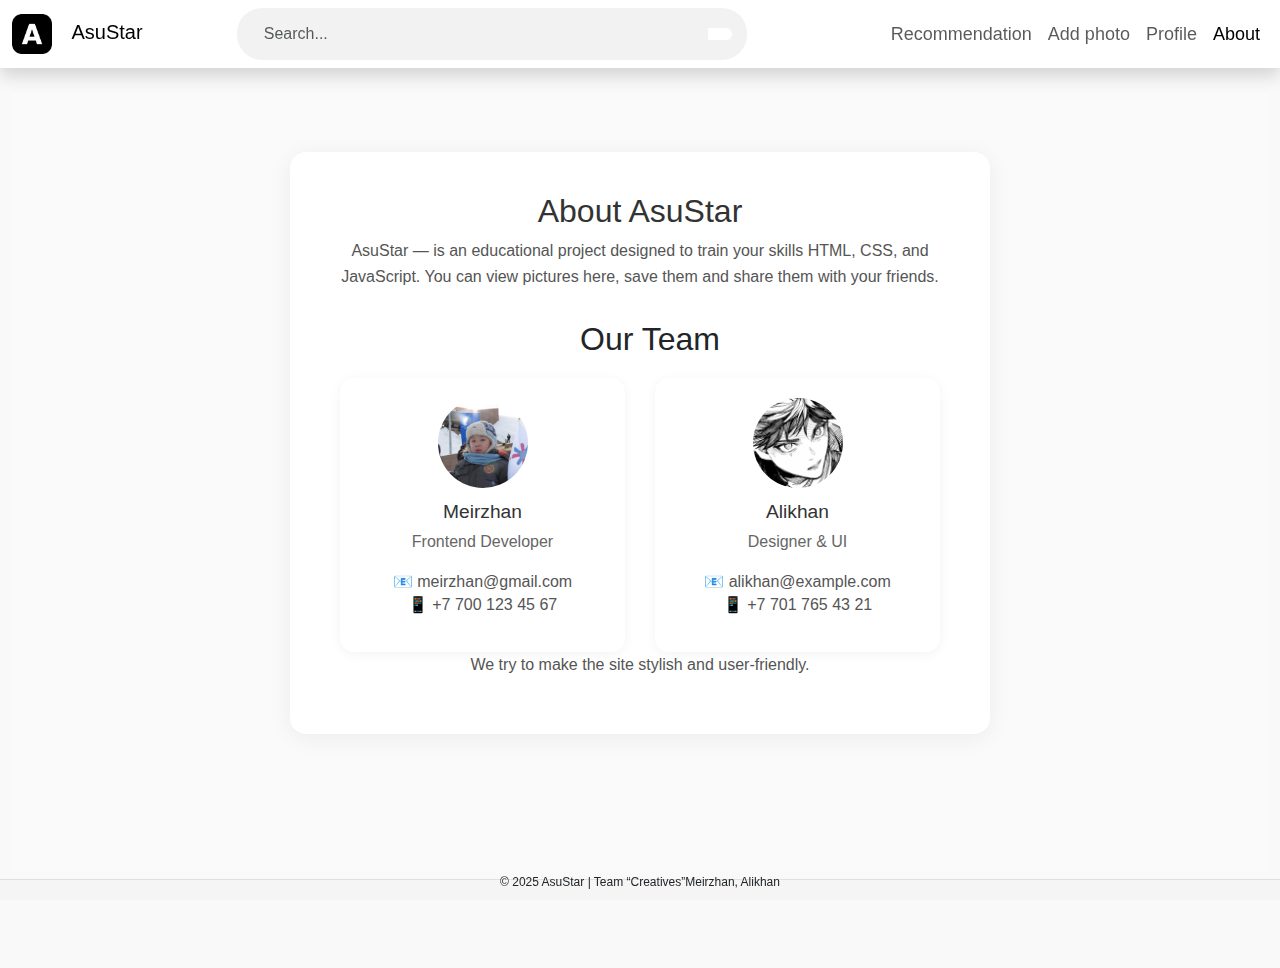
<file: about.html>
<!DOCTYPE html>
<html lang="ru">
<head>
  <meta charset="UTF-8">
  <meta name="viewport" content="width=device-width, initial-scale=1.0">
  <title>About – AsuStar</title>
  <link href="https://cdn.jsdelivr.net/npm/bootstrap@5.3.3/dist/css/bootstrap.min.css" rel="stylesheet" crossorigin="anonymous">
  <link rel="stylesheet" href="style.css">
</head>
<body>

  <header>
    <nav class="navbar navbar-expand-lg navbar-white bg-white w-100 fixed-top shadow">
      <div class="container-fluid">
        <a class="navbar-brand me-4" href="index.html">
          <img src="Logo.png" alt="Logotype" class="logo" style="width: 40px; height: 40px;">
          AsuStar
        </a>
        
        <button class="navbar-toggler" type="button" data-bs-toggle="collapse" data-bs-target="#navbarNav" aria-controls="navbarNav" aria-expanded="false" aria-label="Toggle navigation">
          <span class="navbar-toggler-icon"></span>
        </button>

        <div class="collapse navbar-collapse" id="navbarNav">
          <form class="d-flex mx-auto w-50" role="search" action="search.html">
            <div class="search-box input-group">
              <input type="text" class="search-bar form-control rounded-pill" placeholder="Search..." aria-label="Search" name="q">
              <span class="input-group-text bg-white border-0" style="margin-left: -50px; z-index: 1;">
              </span>
            </div>
          </form>

          <ul class="navbar-nav ms-auto">
            <li class="nav-item"><a class="nav-link" href="index.html">Recommendation</a></li>
            <li class="nav-item"><a class="nav-link" href="upload.html">Add photo</a></li>
            <li class="nav-item"><a class="nav-link" href="profile.html">Profile</a></li>
            <li class="nav-item"><a class="nav-link active" aria-current="page" href="about.html">About</a></li>
          </ul>
        </div>
      </div>
    </nav>
  </header>

  <main class="container-fluid mt-5 pt-4 mb-5 pb-5">
    <section class="about">
      <div class="about-card">
        <h1>About AsuStar</h1>
        <p class="about-text">
          AsuStar — is an educational project designed to train your skills
            HTML, CSS, and JavaScript. You can view pictures here, save them and share them with your friends. 
        </p>

        <h2>Our Team</h2>

        <div class="team">
          <div class="member">
            <img src="images/photo_5332569006474920951_y.jpg" alt="Meirzhan" class="member-photo">
            <h3>Meirzhan</h3>
            <p class="role">Frontend Developer</p>
            <p class="contact">📧 meirzhan@gmail.com<br>📱 +7 700 123 45 67</p>
          </div>

          <div class="member">
            <img src="images/rugd.jpg" alt="Alikhan" class="member-photo">
            <h3>Alikhan</h3>
            <p class="role">Designer & UI</p>
            <p class="contact">📧 alikhan@example.com<br>📱 +7 701 765 43 21</p>
          </div>
        </div>

        <p class="about-text">
          We try to make the site stylish and user-friendly.
        </p>
      </div>
    </section>
  </main>

  <footer>
    <p>© 2025 AsuStar | Team “Creatives”</p>
    <p>Meirzhan, Alikhan</p>
  </footer>

  <script src="https://cdn.jsdelivr.net/npm/bootstrap@5.3.3/dist/js/bootstrap.bundle.min.js" crossorigin="anonymous"></script>

</body>
</html>
</file>
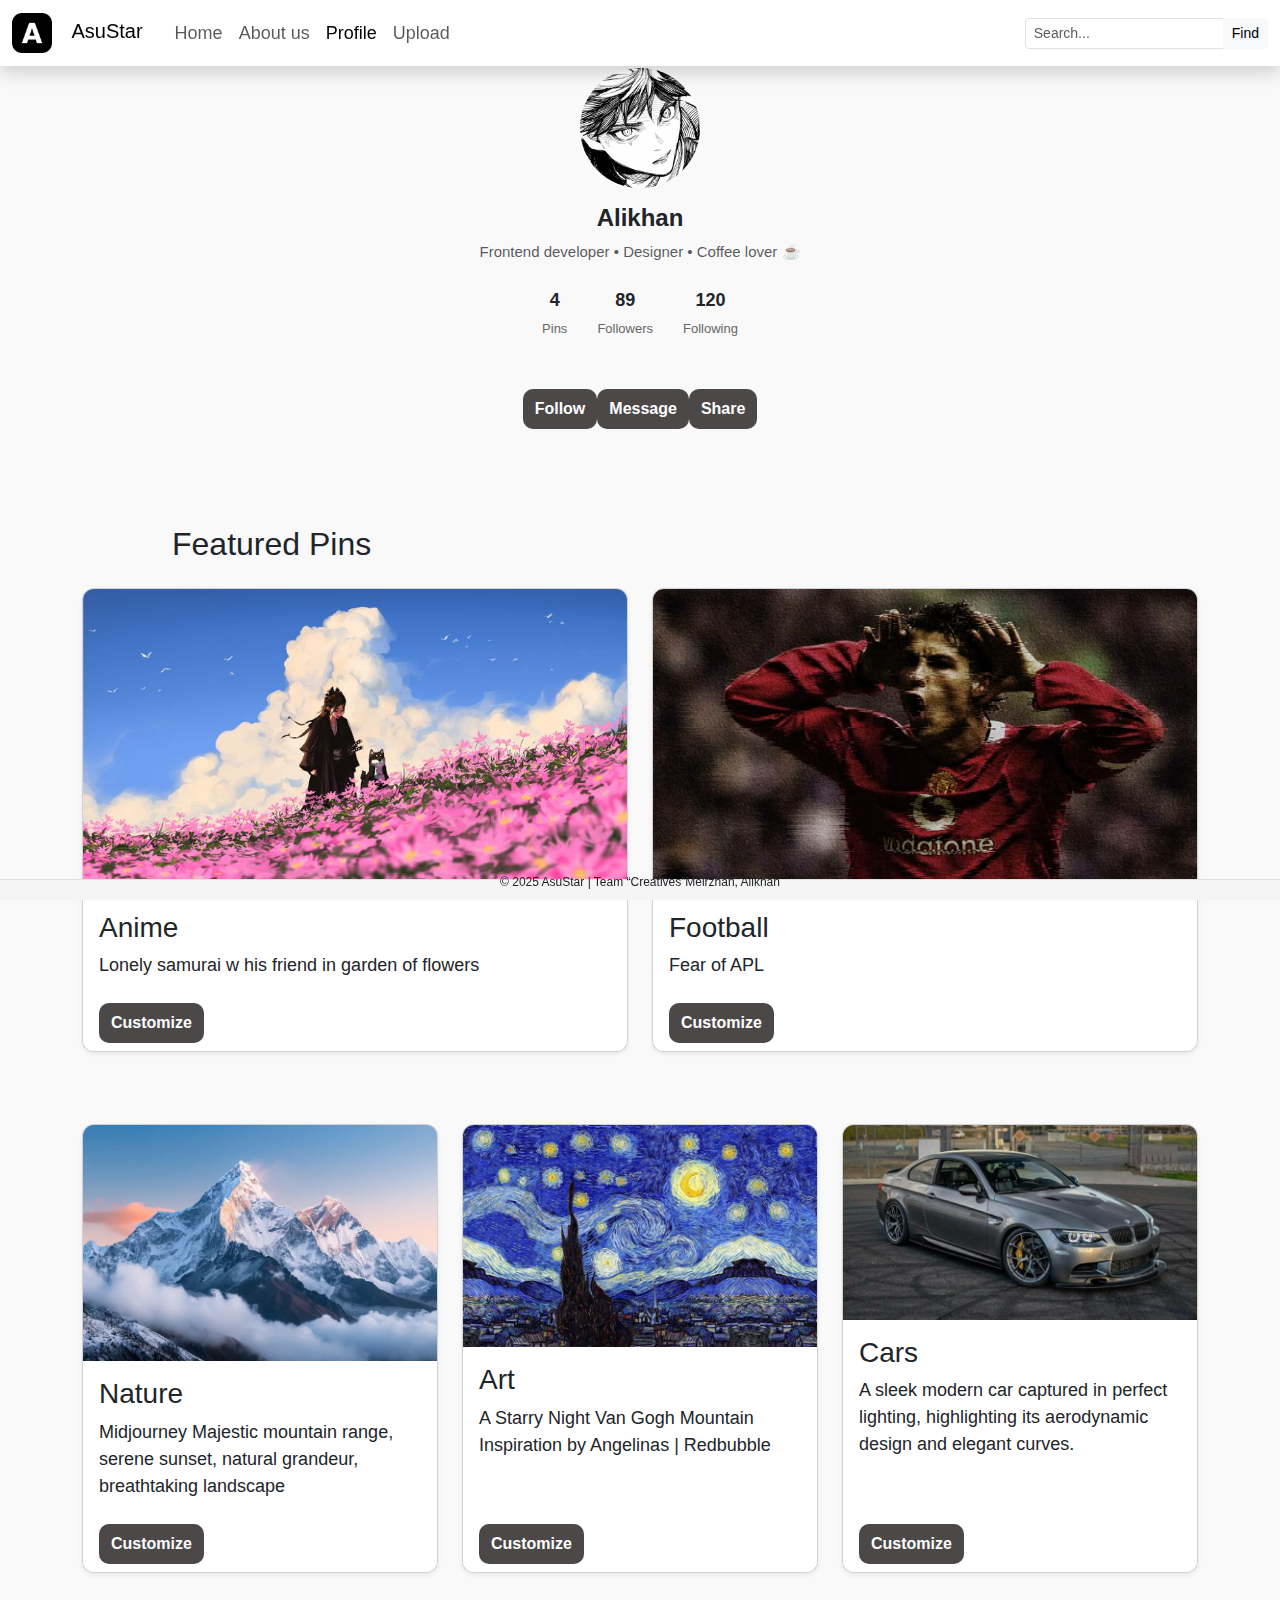
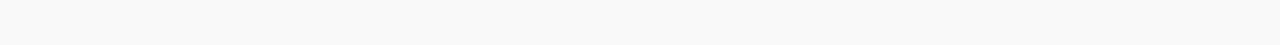
<file: profile.html>
<!DOCTYPE html>
<html lang="en">
<head>
  <meta charset="UTF-8">
  <title>Profile – AsuStar</title>
  <meta name="viewport" content="width=device-width, initial-scale=1.0">
  <link href="https://cdn.jsdelivr.net/npm/bootstrap@5.3.3/dist/css/bootstrap.min.css" rel="stylesheet" xintegrity="sha384-QWTKZyjpPEjISv5WaRU9OFeRpok6YctnYmDr5pNlyT2bRjXh0JMhjY6hW+ALEwIH" crossorigin="anonymous">
  
  <link rel="stylesheet" href="style.css">
</head>
<body>

  <header>
    <nav class="navbar navbar-expand-lg navbar-white bg-white w-100 fixed-top shadow">
      <div class="container-fluid">
        <a class="navbar-brand me-4" href="index.html">
          <img src="Logo.png" alt="Logotype" class="logo" style="width: 40px; height: 40px;">
          AsuStar
        </a>
        
        <button class="navbar-toggler" type="button" data-bs-toggle="collapse" data-bs-target="#navbarNav" aria-controls="navbarNav" aria-expanded="false" aria-label="Toggle navigation">
          <span class="navbar-toggler-icon"></span>
        </button>
        
        <div class="collapse navbar-collapse" id="navbarNav">
          <ul class="navbar-nav me-auto mb-2 mb-lg-0">
            <li class="nav-item">
              <a class="nav-link" href="index.html">Home</a>
            </li>
            <li class="nav-item">
              <a class="nav-link" href="about.html">About us</a>
            </li>
            <li class="nav-item">
              <a class="nav-link active" aria-current="page" href="profile.html">Profile</a>
            </li>
            <li class="nav-item">
              <a class="nav-link" href="upload.html">Upload</a>
            </li>
          </ul>
          
          <form class="d-flex" role="search">
            <div class="input-group">
              <input type="search" class="form-control form-control-sm" placeholder="Search..." aria-label="Search" style="border-radius: 0.25rem 0 0 0.25rem;">
              <button class="btn btn-light btn-sm" type="submit" style="border-radius: 0 0.25rem 0.25rem 0;">Find</button>
            </div>
          </form>
        </div>
      </div>
    </nav>
  </header>

  <section class="profile pt-5 pb-4"> 
    <div class="profile-header">
      <img src="images/rugd.jpg" alt="User avatar" class="profile-avatar mb-3"> 
      <h1 class="profile-name mb-1">Alikhan</h1> 
      <p class="profile-bio mt-1 mb-4 text-muted">Frontend developer • Designer • Coffee lover ☕</p> 

      <div class="profile-stats px-sm-5 mb-5">
        <div><strong>4</strong><span>Pins</span></div>
        <div><strong>89</strong><span>Followers</span></div>
        <div><strong>120</strong><span>Following</span></div>
      </div>
      
      <div class="btn-toolbar justify-content-center mb-4" role="toolbar" aria-label="Toolbar with button groups">
        <div class="btn-group" role="group" aria-label="First group">
          <button type="button" class="btn btn-primary">Follow</button>
        </div>
        <div class="btn-group" role="group" aria-label="Second group">
          <button type="button" class="btn btn-primary">Message</button>
        </div>
        <div class="btn-group" role="group" aria-label="Third group">
          <button type="button" class="btn btn-primary">Share</button>
        </div>
      </div>
      
    </div>
  </section>


<section class="container my-5"> 
  <h2 class="mb-4">Featured Pins</h2>
  
  <div class="row mb-5">
    <div class="col-lg-6 col-md-12 mb-4">
      <div class="card h-100 shadow-sm">
        <img class="card-img-top" src="images/Anime.jpg" alt="Image 1">
        <div class="card-body">
          <h3 class="card-title">Anime</h3>
          <p class="card-text">Lonely samurai w his friend in garden of flowers</p>
        </div>
        <div class="card-footer bg-white border-0">
          <button class="btn btn-primary">Customize</button>
        </div>
      </div>
    </div>
    
    <div class="col-lg-6 col-md-12 mb-4">
      <div class="card h-100 shadow-sm">
        <img class="card-img-top" src="images/Ronaldo 2008🚀🐐.jpg" alt="Image 2">
        <div class="card-body">
          <h3 class="card-title">Football</h3>
          <p class="card-text">Fear of APL</p>
        </div>
        <div class="card-footer bg-white border-0">
          <button class="btn btn-primary">Customize</button>
        </div>
      </div>
    </div>
  </div>

  <div class="row">
    <div class="col-lg-4 col-md-6 col-sm-12 mb-4">
      <div class="card h-100 shadow-sm">
        <img class="card-img-top" src="images/Nature.jpg" alt="Image 3">
        <div class="card-body">
          <h3 class="card-title">Nature</h3>
          <p class="card-text">Midjourney Majestic mountain range, serene sunset, natural grandeur, breathtaking landscape</p>
        </div>
        <div class="card-footer bg-white border-0">
          <button class="btn btn-primary">Customize</button>
        </div>
      </div>
    </div>
    
    <div class="col-lg-4 col-md-6 col-sm-12 mb-4">
      <div class="card h-100 shadow-sm">
        <img class="card-img-top" src="images/ARt.jpg" alt="Image 4">
        <div class="card-body">
          <h3 class="card-title">Art</h3>
          <p class="card-text">A Starry Night Van Gogh Mountain Inspiration by Angelinas | Redbubble</p>
        </div>
        <div class="card-footer bg-white border-0">
          <button class="btn btn-primary">Customize</button>
        </div>
      </div>
    </div>

    <div class="col-lg-4 col-md-6 col-sm-12 mb-4">
      <div class="card h-100 shadow-sm">
        <img class="card-img-top" src="images/сars.jpeg" alt="Image 5">
        <div class="card-body">
          <h3 class="card-title">Cars</h3>
          <p class="card-text">A sleek modern car captured in perfect lighting, highlighting its aerodynamic design and elegant curves.</p>
        </div>
        <div class="card-footer bg-white border-0">
          <button class="btn btn-primary">Customize</button>
        </div>
      </div>
    </div>
  </div>
</section>
  
  <footer>
    <p>© 2025 AsuStar | Team “Creatives”</p>
    <p>Meirzhan, Alikhan</p>
  </footer>

<script src="https://cdn.jsdelivr.net/npm/bootstrap@5.3.3/dist/js/bootstrap.bundle.min.js" xintegrity="sha384-YvpcrYf0tY3lHB60NNkmXc5s9fDVZLESaAA55NDzOxhy9GkcIdslK1eN7N6jIeHz" crossorigin="anonymous"></script>
</body>
</html>
</file>
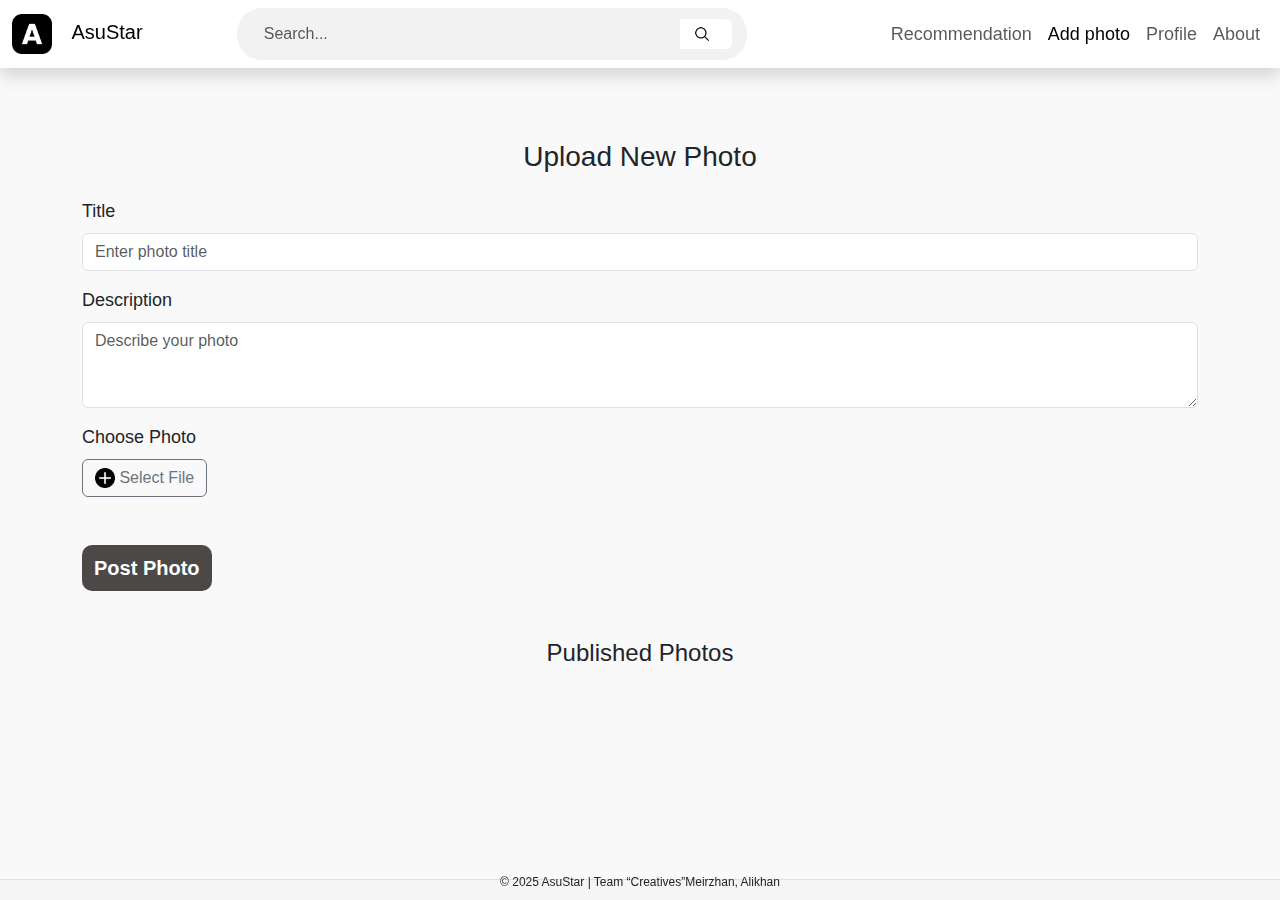
<file: upload.html>
<!DOCTYPE html>
<html lang="ru">
<head>
  <meta charset="UTF-8">
  <meta name="viewport" content="width=device-width, initial-scale=1.0">
  <title>Upload Photo – AsuStar</title>
  <link href="https://cdn.jsdelivr.net/npm/bootstrap@5.3.3/dist/css/bootstrap.min.css" rel="stylesheet" crossorigin="anonymous">
  <link rel="stylesheet" href="style.css">
</head>
<body>

  <header>
    <nav class="navbar navbar-expand-lg navbar-white bg-white w-100 fixed-top shadow">
      <div class="container-fluid">
        <a class="navbar-brand me-4" href="index.html">
          <img src="Logo.png" alt="Logotype" class="logo" style="width: 40px; height: 40px;">
          AsuStar
        </a>
        
        <button class="navbar-toggler" type="button" data-bs-toggle="collapse" data-bs-target="#navbarNav" aria-controls="navbarNav" aria-expanded="false" aria-label="Toggle navigation">
          <span class="navbar-toggler-icon"></span>
        </button>

        <div class="collapse navbar-collapse" id="navbarNav">
          <form class="d-flex mx-auto w-50" role="search" action="search.html">
            <div class="search-box input-group">
              <input type="text" class="search-bar form-control rounded-pill" placeholder="Search..." aria-label="Search" name="q">
              <span class="input-group-text bg-white border-0" style="margin-left: -50px; z-index: 1;">
                <img src="images/search.png" alt="Поиск" class="search-icon" style="width: 20px;">
              </span>
            </div>
          </form>

          <ul class="navbar-nav ms-auto">
            <li class="nav-item"><a class="nav-link" href="index.html">Recommendation</a></li>
            <li class="nav-item"><a class="nav-link active" aria-current="page" href="upload.html">Add photo</a></li>
            <li class="nav-item"><a class="nav-link" href="profile.html">Profile</a></li>
            <li class="nav-item"><a class="nav-link" href="about.html">About</a></li>
          </ul>
        </div>
      </div>
    </nav>
  </header>

  <main class="container mt-5 pt-5 mb-5">
    <h3 class="text-center my-4">Upload New Photo</h3>

    <form id="upload-form">
      <div class="mb-3">
        <label for="titleInput" class="form-label">Title</label>
        <input
          type="text"
          class="form-control"
          id="titleInput"
          placeholder="Enter photo title"
          required
        />
      </div>

      <div class="mb-3">
        <label for="descriptionTextarea" class="form-label">Description</label>
        <textarea
          class="form-control"
          id="descriptionTextarea"
          rows="3"
          placeholder="Describe your photo"
          required
        ></textarea>
      </div>

      <div class="mb-3">
        <label for="file-upload" class="form-label d-block">Choose Photo</label>
        <label for="file-upload" class="btn btn-outline-secondary">
          <img src="images/Add.png" alt="Add" style="width: 20px" />
          Select File
        </label>
        <input
          id="file-upload"
          type="file"
          accept="image/*"
          class="form-control"
          style="display: none"
          required
        />
      </div>

      <div id="preview" class="my-4 text-center"></div>

      <button type="submit" id="upload-submit" class="btn btn-primary btn-lg">
        Post Photo
      </button>
    </form>

    <section id="posted-photos" class="mt-5">
      <h4 class="mb-4 text-center">Published Photos</h4>
      <div class="row g-4" id="photo-gallery"></div>
    </section>
  </main>

  <footer>
    <p>© 2025 AsuStar | Team “Creatives”</p>
    <p>Meirzhan, Alikhan</p>
  </footer>

  <script src="https://cdn.jsdelivr.net/npm/bootstrap@5.3.3/dist/js/bootstrap.bundle.min.js" crossorigin="anonymous"></script>

  <script>
    const fileInput = document.getElementById("file-upload");
    const preview = document.getElementById("preview");
    const form = document.getElementById("upload-form");
    const gallery = document.getElementById("photo-gallery");
    let uploadedImage = "";

    fileInput.addEventListener("change", () => {
      preview.innerHTML = "";
      const file = fileInput.files[0];
      if (file) {
        const reader = new FileReader();
        reader.onload = (e) => {
          uploadedImage = e.target.result;
          const img = document.createElement("img");
          img.src = uploadedImage;
          img.style.maxWidth = "100%";
          img.style.borderRadius = "12px";
          img.style.boxShadow = "0 2px 8px rgba(0,0,0,0.15)";
          preview.appendChild(img);
        };
        reader.readAsDataURL(file);
      }
    });

    form.addEventListener("submit", (e) => {
      e.preventDefault();

      const title = document.getElementById("titleInput").value.trim();
      const desc = document.getElementById("descriptionTextarea").value.trim();

      if (!title || !desc || !uploadedImage) {
        alert("Please fill all fields and select a photo!");
        return;
      }

      const col = document.createElement("div");
      col.classList.add("col-md-4");
      col.innerHTML = `
        <div class="photo-card p-3">
          <img src="${uploadedImage}" alt="${title}">
          <div class="p-2">
            <h5 class="mt-2">${title}</h5>
            <p class="text-muted">${desc}</p>
          </div>
        </div>
      `;

      gallery.prepend(col);

      form.reset();
      preview.innerHTML = "";
      uploadedImage = "";
    });
  </script>
</body>
</html>
</file>
<file: style.css>
.sidebar {
  position: fixed;
  top: 0;
  left: -150px;
  width: 150px;
  height: 100%;
  background: #f0f0f0;
  padding: 20px;
  padding-top: 80px;
  border-right: 1px solid #ddd;
  transition: left 0.3s ease;
  z-index: 1000;
  display: flex;
  flex-direction: column;
  justify-content: flex-start;
}

.sidebar ul {
  list-style: none;
  padding: 0;
  margin: 0;
}

.sidebar li {
  margin: 15px 0;
  margin-bottom: 10px;
}

.sidebar a {
  display: flex;
  align-items: center;
  gap: 10px;
  text-decoration: none;
  color: #333;
  font-weight: 500;
  transition: color 0.2s ease;
}

.sidebar a:hover {
  color: #781ac0;
}

.toggle-btn {
  position: fixed;
  top: 50%;
  left: 0;
  transform: translateY(-50%);
  background: #575555;
  border-radius: 0 50% 50% 0;
  width: 30px;
  height: 30px;
  color: white;
  font-size: 18px;
  display: flex;
  align-items: center;
  justify-content: center;
  cursor: pointer;
  z-index: 1001;
  transition: left 0.3s ease;
}

.toggle-btn::after {
  content: "❯";
  font-size: 18px;
}

#sidebar-toggle:checked + .sidebar {
  left: 0;
}

#sidebar-toggle:checked ~ .toggle-btn::after {
  content: "❮";
}

.main {
  transition: margin-left 0.3s ease;
  margin-left: -100px;
  grid-area: main;
  padding: 20px;
  background: #fff;
}

#sidebar-toggle:checked ~ .main {
  margin-left: 50px;
}

body {
  margin: 0;
  font-family: "Inter", "Helvetica Neue", Arial, sans-serif;
  background: #fafafa;
  font-size: 14px;
}

.bottom-nav {
  position: fixed;
  top: 0;
  right: 0;
  height: 60px;
  width: auto;
  display: flex;
  flex-direction: row;
  align-items: center;
  gap: 15px;
  padding: 0 17px;
  background: white;
  z-index: 1018888;
}

.tooltip {
  position: absolute;
  bottom: -40px;
  left: 50%;
  transform: translateX(-50%);
  background: black;
  color: white;
  font-size: 12px;
  padding: 4px 8px;
  border-radius: 5px;
  white-space: nowrap;
  opacity: 0;
  pointer-events: none;
  transition: opacity 0.2s ease-in-out;
}

.nav-btn:hover .tooltip {
  opacity: 1;
}

.grid-layout {
  display: grid;
  grid-template-areas:
    "header header"
    "sidebar main"
    "footer footer";
  grid-template-columns: 150px 1fr;
  grid-template-rows: auto 1fr auto;
  min-height: 100vh;
}

.bottom-nav a.nav-btn:hover {
  background: rgba(0, 0, 0, 0.1);
}

.sidebar .icon {
  width: 30px;
  height: 30px;
  object-fit: contain;
}

.nav-icon {
  width: 30px;
  height: 30px;
  object-fit: contain;
}

header {
  position: sticky;
  top: 0;
  background: white;
  padding: 10px 20px;
  box-shadow: 0 2px 5px rgba(0, 0, 0, 0.1);
  grid-area: header;
  display: flex;
  align-items: center;
  justify-content: flex-start;
  gap: 15px;
  z-index: 14444;
}

.logo {
  width: 40px;
  height: 40px;
  margin-right: 15px;
}

.logo img {
  width: 100%;
  height: 100%;
  object-fit: contain;
}

.addphoto h3 {
  margin: 0;
  font-size: 16px;
  font-weight: 600;
}

.search-box {
  flex: 1;
  max-width: 1100px;
  margin-left: 15px;
  margin-right: 25px;
  display: flex;
  align-items: center;
  background: #f2f2f2;
  border-radius: 25px;
  padding: 8px 15px;
}

.search-icon {
  width: 18px;
  height: 18px;
  margin-right: 8px;
  object-fit: contain;
}

.search-bar {
  width: 100%;
  border: none;
  background: transparent;
  font-size: 16px;
  outline: none;
  font-family: "Inter", "Helvetica Neue", Arial, sans-serif;
}

.profile {
  text-align: center;
}

.profile-header {
  display: flex;
  flex-direction: column;
  align-items: center;
}

.profile-avatar {
  width: 120px;
  height: 120px;
  border-radius: 50%;
  object-fit: cover;
}

.profile-name {
  font-size: 24px;
  font-weight: 600;
}

.profile-bio {
  font-size: 15px;
  color: #555;
}

.profile-stats {
  display: flex;
  gap: 30px;
}

.profile-stats div {
  text-align: center;
}

.profile-stats strong {
  font-size: 18px;
  display: block;
}

.profile-stats span {
  font-size: 13px;
  color: #666;
}

.gallery {
  display: grid; 
  grid-template-columns: repeat(auto-fit, minmax(200px, 1fr));
  grid-gap: 15px; 
  padding: 20px;
  grid-auto-rows: 1px;
  grid-auto-flow: row dense;
}

.cards-section {
  padding: 30px 20px;
  max-width: 1200px;
  margin: 0 auto;
}

.cards-section h2 {
  margin: 0 0 18px 6px;
  font-size: 1.2rem;
  color: #333;
}

@media (min-width: 768px) {
  body {
    font-size: 16px; 
  }

  .cards-section h2 {
    font-size: 1.4rem; 
  }
}

@media (min-width: 1024px) {
  body {
    font-size: 18px; 
  }

  .cards-section h2 {
    font-size: 1.8rem; 
  }
}

.cards-row {
  display: flex;
  gap: 20px;
  align-items: stretch;
  flex-wrap: wrap;
}

.flex-card {
  flex: 1 1 100%;
  min-width: 0;
  display: flex;
  flex-direction: column;
  background: #fff;
  border-radius: 12px;
  overflow: hidden;
  box-shadow: 0 2px 8px rgba(0, 0, 0, 0.06);
  transition: transform 0.25s ease, box-shadow 0.25s ease;
}


@media (min-width: 768px) and (max-width: 1023px) {
  .flex-card {
    flex: 1 1 calc(50% - 10px);
    min-width: calc(50% - 10px);
  }
}

@media (min-width: 1024px) {
  .flex-card {
    flex: 1 1 calc(33.33% - 13.33px);
    min-width: calc(33.33% - 13.33px);
  }
}

.flex-card__img {
  width: 100%;
  height: 180px;
  object-fit: cover;
  display: block;
}

.flex-card__body {
  padding: 14px 16px;
  display: flex;
  flex-direction: column;
  gap: 8px;
  flex: 1 1 auto;
}

.flex-card__title {
  margin: 0;
  font-size: 1.05rem;
  color: #222;
}

.flex-card__text {
  margin: 0;
  color: #666;
  font-size: 0.95rem;
  line-height: 1.4;
}

.flex-card__footer {
  padding: 12px 16px;
  border-top: 1px solid rgba(0, 0, 0, 0.04);
  display: flex;
  justify-content: flex-end;
}

.btn-primary {
  background: #4c4848;
  color: #fff;
  border: none;
  padding: 8px 12px;
  border-radius: 10px;
  cursor: pointer;
  font-weight: 600;
  transition: transform 0.18s ease, box-shadow 0.18s;
}

.btn-primary:active {
  transform: scale(0.98);
}

.flex-card:hover {
  transform: translateY(-8px);
  box-shadow: 0 18px 30px rgba(0, 0, 0, 0.1);
}

.flex-card:focus-within {
  box-shadow: 0 8px 20px rgba(0, 0, 0, 0.08);
}

@media  (min-width: 768px) and (max-width: 1023px) {
  .flex-card {
    flex: 1 1 calc(50% - 10px);
    min-width: calc(50% - 10px);
  }

  .cards-row {
    gap: 16px;
  }
  .flex-card {
    flex: 1 1 100%;
    min-width: 0;
  }
  .flex-card__img {
    height: 220px;
  }
}

.card {
  position: relative; 
  background: #fff;
  border-radius: 12px;
  overflow: hidden;
  box-shadow: 0 2px 6px rgba(0, 0, 0, 0.08);
}

.card:hover {
  transform: translateY(-3px);
}

.card img {
  width: 100%;
  height: auto; 
  display: block;
}

.overlay {
  position: absolute;
  top: 10px;
  right: 10px;
  display: flex;
  gap: 6px;
  opacity: 0;
  transition: opacity 0.4s;
}

.card:hover .overlay {
  opacity: 1;
}

.overlay button {
  border: none;
  padding: 6px;
  border-radius: 12px;
  cursor: pointer;
  font-size: 14px;
  background: rgba(255, 255, 255, 0.25);
  backdrop-filter: blur(6px);
  -webkit-backdrop-filter: blur(6px);
  border: 1px solid rgba(0, 0, 0, 0.2);
  transition: all 0.5s ease;
}

.overlay button:hover {
  background: rgba(255, 255, 255, 0.4);
  transform: scale(1.05);
}

.overlay button img {
  width: 20px;
  height: 20px;
  object-fit: contain;
  opacity: 0.9;
}

.about-page {
  max-width: 800px;
  margin: 100px auto 40px auto;
  padding: 0 20px;
}

.about-card h1 {
  margin-top: 0;
  font-size: 28px;
  text-align: center;
}

.about-card p {
  font-size: 16px;
  margin-bottom: 16px;
}

h2 {
  margin-left: 70px;
  padding-left: 20px;
}

.about {
  display: flex;
  justify-content: center;
  align-items: flex-start;
  padding: 60px 20px;
  min-height: calc(100vh - 120px);
  background: #fafafa;
}

.about-card {
  background: white;
  max-width: 700px;
  width: 100%;
  padding: 40px 50px;
  border-radius: 16px;
  box-shadow: 0 4px 25px rgba(0, 0, 0, 0.06);
  line-height: 1.7;
}

.about-card h1 {
  margin-top: 0;
  font-size: 2rem;
  color: #333;
}

.about-card h2 {
  display: block;
  width: 100%;
  text-align: center;
  margin: 30px 0 20px;
}

.about-text {
  text-align: center;
  font-size: 1rem;
  line-height: 1.6;
  color: #555;
  margin-bottom: 15px;
}

.team-list {
  list-style: none;
  padding: 0;
  margin: 10px 0 20px;
}

.team-list li {
  padding-left: 28px;
  position: relative;
  margin-bottom: 8px;
}

.team-list li::before {
  content: "•";
  position: absolute;
  left: 8px;
  color: #ff4d67;
  font-size: 1.3rem;
}

.team {
  display: flex;
  flex-wrap: wrap;
  gap: 30px;
  margin-top: 20px;
}

.member {
  flex: 1 1 200px;
  background: #fff;
  padding: 20px;
  border-radius: 14px;
  box-shadow: 0 2px 12px rgba(0, 0, 0, 0.05);
  text-align: center;
  transition: transform 0.3s ease;
}

.member:hover {
  transform: translateY(-4px);
}

.member-photo {
  width: 90px;
  height: 90px;
  object-fit: cover;
  border-radius: 50%;
  margin-bottom: 12px;
}

.member h3 {
  margin: 0 0 5px;
  font-size: 1.2rem;
  color: #333;
}

.role {
  font-size: 0.95rem;
  color: #666;
  margin-bottom: 8px;
}

.contact {
  font-size: 0.85rem;
  color: #555;
  line-height: 1.4;
}

footer {
  position: fixed;
  bottom: 0;
  left: 0;
  right: 0;
  height: 20px;
  background: #f5f5f5;
  border-top: 1px solid #e0e0e0;
  display: flex;
  justify-content: center;
  align-items: center;
  grid-area: footer;
  text-align: center;
  padding: 10px;
  font-size: 12px;
  line-height: 1.2;
  z-index: 999;
}

.upload-container {
  display: flex;
  flex-direction: column;
  align-items: flex-start;
  padding: 10px 20px;
}

.upload-btn {
  display: flex;
  align-items: center;
  gap: 8px;
  background: #ffffff;
  border: 2px solid #e0e0e0;
  border-radius: 12px;
  padding: 10px 16px;
  cursor: pointer;
  transition: all 0.3s ease;
  box-shadow: 0 2px 6px rgba(0, 0, 0, 0.08);
  font-family: "Inter", "Helvetica Neue", Arial, sans-serif;
  font-size: 14px;
  font-weight: 500;
  color: #333;
}

.upload-btn img {
  width: 22px;
  height: 22px;
  object-fit: contain;
}

.upload-btn:hover {
  background: #f8f8f8;
  border-color: #bbb;
  transform: translateY(-2px);
  box-shadow: 0 4px 10px rgba(0, 0, 0, 0.12);
}

#preview {
  margin-top: 15px;
  display: flex;
  gap: 10px;
  flex-wrap: wrap;
}

#preview img {
  max-width: 120px;
  max-height: 120px;
  width: auto;
  height: auto;
  border-radius: 10px;
  border: 2px solid #ddd;
  background: #fff;
  object-fit: contain;
}

@media (max-width: 768px) {
  .about {
    padding: 40px 15px;
    align-items: center;
  }

  .about-card {
    padding: 25px 20px;
    border-radius: 12px;
    box-shadow: 0 2px 12px rgba(0, 0, 0, 0.05);
  }

  .about-card h1 {
    font-size: 1.5rem;
  }

  .about-card h2 {
    font-size: 1.2rem;
    margin-top: 25px;
  }

  .about-text {
    font-size: 0.95rem;
    line-height: 1.5;
    text-align: center;
  }

  .team {
    flex-direction: column;
    align-items: center;
    gap: 20px;
  }

  .member {
    width: 90%;
    max-width: 320px;
  }

  footer {
    position: static; 
    font-size: 11px;
  }
}

    body {
      background-color: #f9f9f9;
    }
    .photo-card img {
      border-radius: 12px;
      width: 100%;
      height: auto;
    }
    .photo-card {
      border: 1px solid #ddd;
      border-radius: 15px;
      background: white;
      box-shadow: 0 2px 8px rgba(0, 0, 0, 0.08);
      overflow: hidden;
      transition: 0.3s;
    }
    .photo-card:hover {
      transform: translateY(-3px);
      box-shadow: 0 4px 14px rgba(0, 0, 0, 0.15);
    }
</file>
